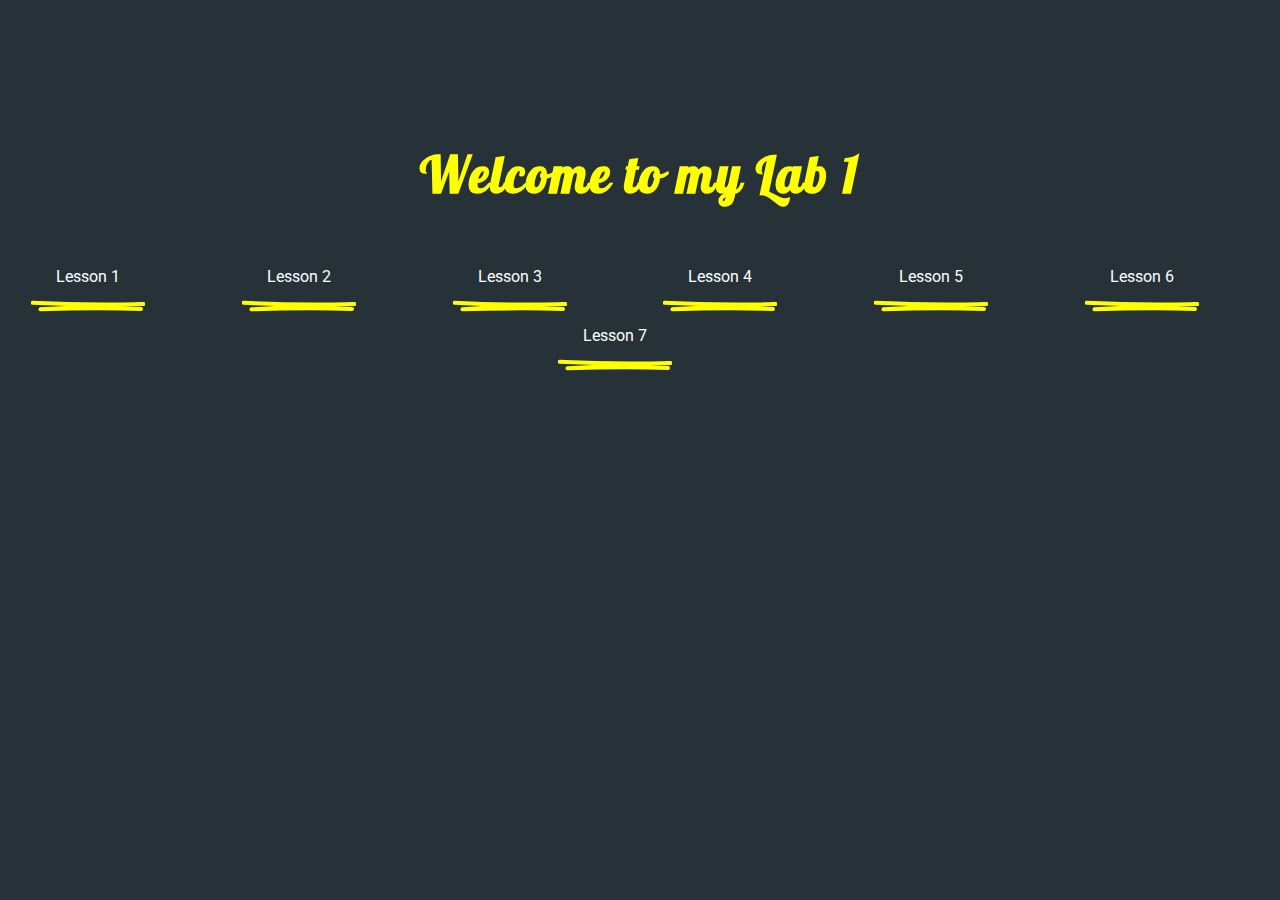
<file: index.html>
<!DOCTYPE html>
<html lang="en">

<head>
    <meta charset="UTF-8">
    <meta http-equiv="X-UA-Compatible" content="IE=edge">
    <meta name="viewport" content="width=device-width, initial-scale=1.0">

    <link rel="stylesheet" href="./app/styles/main.css">
    <title>Trang chủ</title>
</head>

<body>
    <h2>Welcome to my Lab 1</h2>
    <svg id="stroke" xmlns="http://www.w3.org/2000/svg" width="0" height="0">
        <defs>
          <path id="line" d="M2 2c49.7 2.6 100 3.1 150 1.7-46.5 2-93 4.4-139.2 7.3 45.2-1.5 90.6-1.8 135.8-.6" fill="none" stroke-linecap="round" stroke-linejoin="round" vector-effect="non-scaling-stroke"/>
        </defs>
      </svg>

    <div class="container">
        <a class="btn" href="./site/bai1.html">Lesson 1
          <svg class="button-stroke" viewBox="0 0 154 13">
            <use href="#line"></use>
          </svg>
          <svg class="button-stroke" viewBox="0 0 154 13">
            <use href="#line"></use>
          </svg>
        </a>
        <a class="btn" href="./site/bai2.html">Lesson 2
          <svg class="button-stroke" viewBox="0 0 154 13">
            <use href="#line"></use>
          </svg>
          <svg class="button-stroke" viewBox="0 0 154 13">
            <use href="#line"></use>
          </svg>
        </a>
        <a class="btn" href="./site/bai3.html">Lesson 3
          <svg class="button-stroke" viewBox="0 0 154 13">
            <use href="#line"></use>
          </svg>
          <svg class="button-stroke" viewBox="0 0 154 13">
            <use href="#line"></use>
          </svg>
        </a>
        <a class="btn" href="./site/bai4.html">Lesson 4
          <svg class="button-stroke" viewBox="0 0 154 13">
            <use href="#line"></use>
          </svg>
          <svg class="button-stroke" viewBox="0 0 154 13">
            <use href="#line"></use>
          </svg>
        </a>
        <a class="btn" href="./site/bai5.html">Lesson 5
          <svg class="button-stroke" viewBox="0 0 154 13">
            <use href="#line"></use>
          </svg>
          <svg class="button-stroke" viewBox="0 0 154 13">
            <use href="#line"></use>
          </svg>
        </a>
        <a class="btn" href="./site/bai6.html">Lesson 6
          <svg class="button-stroke" viewBox="0 0 154 13">
            <use href="#line"></use>
          </svg>
          <svg class="button-stroke" viewBox="0 0 154 13">
            <use href="#line"></use>
          </svg>
        </a>
        <a class="btn" href="./site/bai7.html">Lesson 7
          <svg class="button-stroke" viewBox="0 0 154 13">
            <use href="#line"></use>
          </svg>
          <svg class="button-stroke" viewBox="0 0 154 13">
            <use href="#line"></use>
          </svg>
        </a>
    </div>



</body>

</html>
</file>
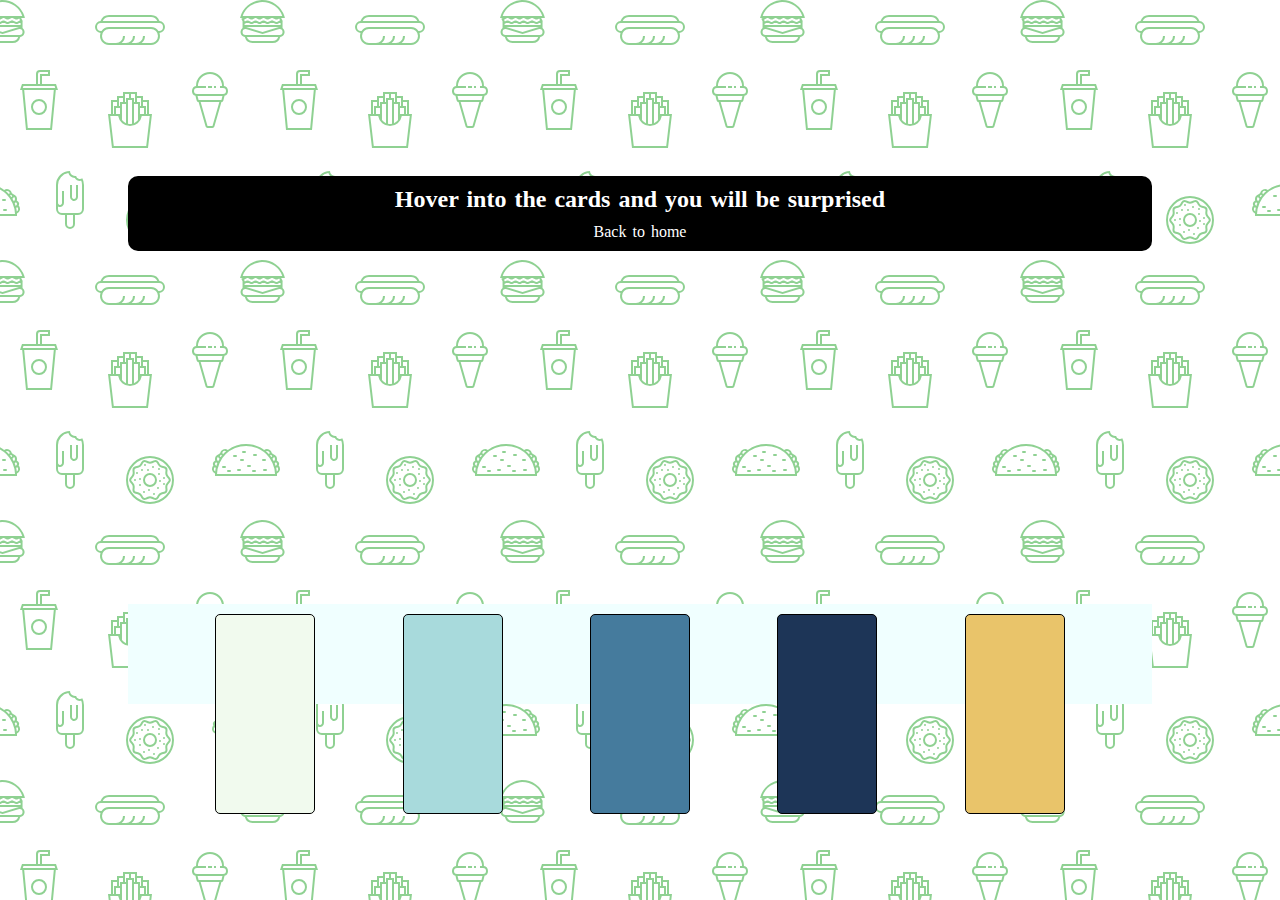
<file: site/bai1.html>
<!DOCTYPE html>
<html lang="en">

<head>
    <meta charset="UTF-8">
    <meta http-equiv="X-UA-Compatible" content="IE=edge">
    <meta name="viewport" content="width=device-width, initial-scale=1.0">
    <title>Bài 1</title>
    <link rel="stylesheet" href="../app/styles/bai1.css">
</head>

<body>
    <div class="container">
        <div class="tool">
            <h2>Hover into the cards and you will be surprised</h2>
            <a href="../index.html">Back to home</a>
        </div>

        <div class="cards">
            <div class="card" data='#f1faee'></div>
            <div class="card" data='#a8dadc'></div>
            <div class="card" data='#457b9d'></div>
            <div class="card" data='#1d3557'></div>
            <div class="card" data='#e9c46a'></div>
        </div>

    </div>
    <script src="../app/script/bai1.js"></script>
</body>

</html>
</file>
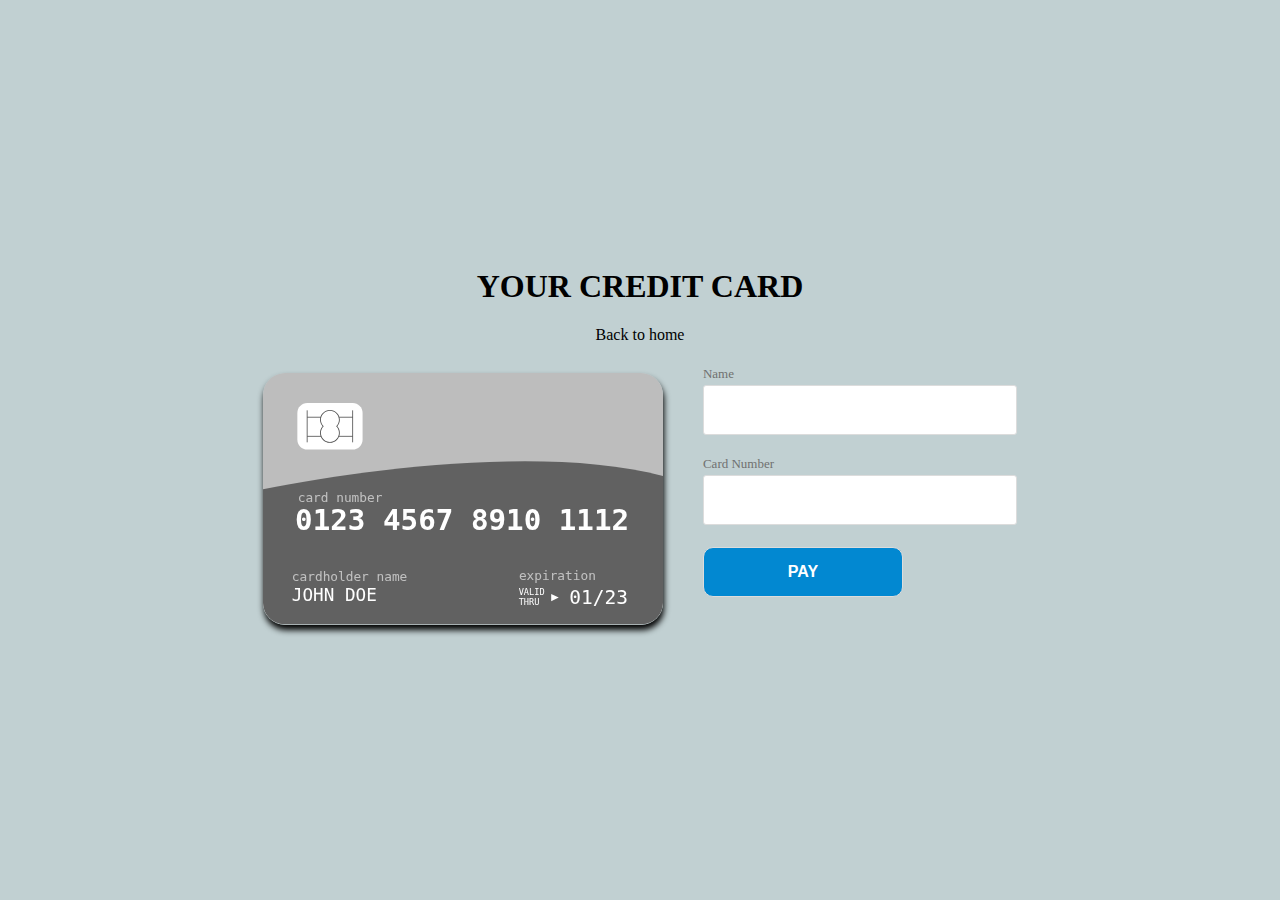
<file: site/bai2.html>
<!DOCTYPE html>
<html lang="en">

<head>
    <meta charset="UTF-8">
    <meta http-equiv="X-UA-Compatible" content="IE=edge">
    <meta name="viewport" content="width=device-width, initial-scale=1.0">
    <title>Bài 2</title>
    <link rel="stylesheet" href="../app/styles/bai2.css">
</head>

<body>

    <div class="payment-title">
        <h1>YOUR CREDIT CARD</h1>
        <a href="../index.html">Back to home</a>
    </div>
    <div class="container preload">
        <div class="creditcard">
            <div class="front">
                <div id="ccsingle"></div>
                <svg version="1.1" id="cardfront" xmlns="http://www.w3.org/2000/svg" xmlns:xlink="http://www.w3.org/1999/xlink" x="0px" y="0px" viewBox="0 0 750 471" style="enable-background:new 0 0 750 471;" xml:space="preserve">
                    <g id="Front">
                        <g id="CardBackground">
                            <g id="Page-1_1_">
                                <g id="amex_1_">
                                    <path id="Rectangle-1_1_" class="lightcolor grey" d="M40,0h670c22.1,0,40,17.9,40,40v391c0,22.1-17.9,40-40,40H40c-22.1,0-40-17.9-40-40V40
                            C0,17.9,17.9,0,40,0z" />
                                </g>
                            </g>
                            <path class="darkcolor greydark" d="M750,431V193.2c-217.6-57.5-556.4-13.5-750,24.9V431c0,22.1,17.9,40,40,40h670C732.1,471,750,453.1,750,431z" />
                        </g>
                        <text transform="matrix(1 0 0 1 60.106 295.0121)" id="svgnumber" class="st2 st3 st4" maxlength='19'>0123 4567 8910 1112</text>
                        <text transform="matrix(1 0 0 1 54.1064 428.1723)" id="svgname" class="st2 st5 st6">JOHN DOE</text>
                        <text transform="matrix(1 0 0 1 54.1074 389.8793)" class="st7 st5 st8">cardholder name</text>
                        <text transform="matrix(1 0 0 1 479.7754 388.8793)" class="st7 st5 st8">expiration</text>
                        <text transform="matrix(1 0 0 1 65.1054 241.5)" class="st7 st5 st8">card number</text>
                        <g>
                            <text transform="matrix(1 0 0 1 574.4219 433.8095)" id="svgexpire" class="st2 st5 st9">01/23</text>
                            <text transform="matrix(1 0 0 1 479.3848 417.0097)" class="st2 st10 st11">VALID</text>
                            <text transform="matrix(1 0 0 1 479.3848 435.6762)" class="st2 st10 st11">THRU</text>
                            <polygon class="st2" points="554.5,421 540.4,414.2 540.4,427.9    " />
                        </g>
                        <g id="cchip">
                            <g>
                                <path class="st2" d="M168.1,143.6H82.9c-10.2,0-18.5-8.3-18.5-18.5V74.9c0-10.2,8.3-18.5,18.5-18.5h85.3
                        c10.2,0,18.5,8.3,18.5,18.5v50.2C186.6,135.3,178.3,143.6,168.1,143.6z" />
                            </g>
                            <g>
                                <g>
                                    <rect x="82" y="70" class="st12" width="1.5" height="60" />
                                </g>
                                <g>
                                    <rect x="167.4" y="70" class="st12" width="1.5" height="60" />
                                </g>
                                <g>
                                    <path class="st12" d="M125.5,130.8c-10.2,0-18.5-8.3-18.5-18.5c0-4.6,1.7-8.9,4.7-12.3c-3-3.4-4.7-7.7-4.7-12.3
                            c0-10.2,8.3-18.5,18.5-18.5s18.5,8.3,18.5,18.5c0,4.6-1.7,8.9-4.7,12.3c3,3.4,4.7,7.7,4.7,12.3
                            C143.9,122.5,135.7,130.8,125.5,130.8z M125.5,70.8c-9.3,0-16.9,7.6-16.9,16.9c0,4.4,1.7,8.6,4.8,11.8l0.5,0.5l-0.5,0.5
                            c-3.1,3.2-4.8,7.4-4.8,11.8c0,9.3,7.6,16.9,16.9,16.9s16.9-7.6,16.9-16.9c0-4.4-1.7-8.6-4.8-11.8l-0.5-0.5l0.5-0.5
                            c3.1-3.2,4.8-7.4,4.8-11.8C142.4,78.4,134.8,70.8,125.5,70.8z" />
                                </g>
                                <g>
                                    <rect x="82.8" y="82.1" class="st12" width="25.8" height="1.5" />
                                </g>
                                <g>
                                    <rect x="82.8" y="117.9" class="st12" width="26.1" height="1.5" />
                                </g>
                                <g>
                                    <rect x="142.4" y="82.1" class="st12" width="25.8" height="1.5" />
                                </g>
                                <g>
                                    <rect x="142" y="117.9" class="st12" width="26.2" height="1.5" />
                                </g>
                            </g>
                        </g>
                    </g>
                    <g id="Back">
                    </g>
                </svg>
            </div>

        </div>
    </div>
    <div class="form-container">
        <div class="field-container">
            <label for="name">Name</label>
            <input id="name" maxlength="20" type="text" autocomplete="off">
        </div>
        <div class="field-container">
            <label for="cardnumber">Card Number</label>
            <input autocomplete="off" id="cardnumber" type="text" inputmode="numeric">


        </div>
        <div class="field-container">

            <input autocomplete="off" value='Pay' id="pay-btn" type="button" pattern="[0-9]*" inputmode="numeric">

        </div>




    </div>

    <script src="../app/script/bai2.js"></script>
</body>

</html>
</file>
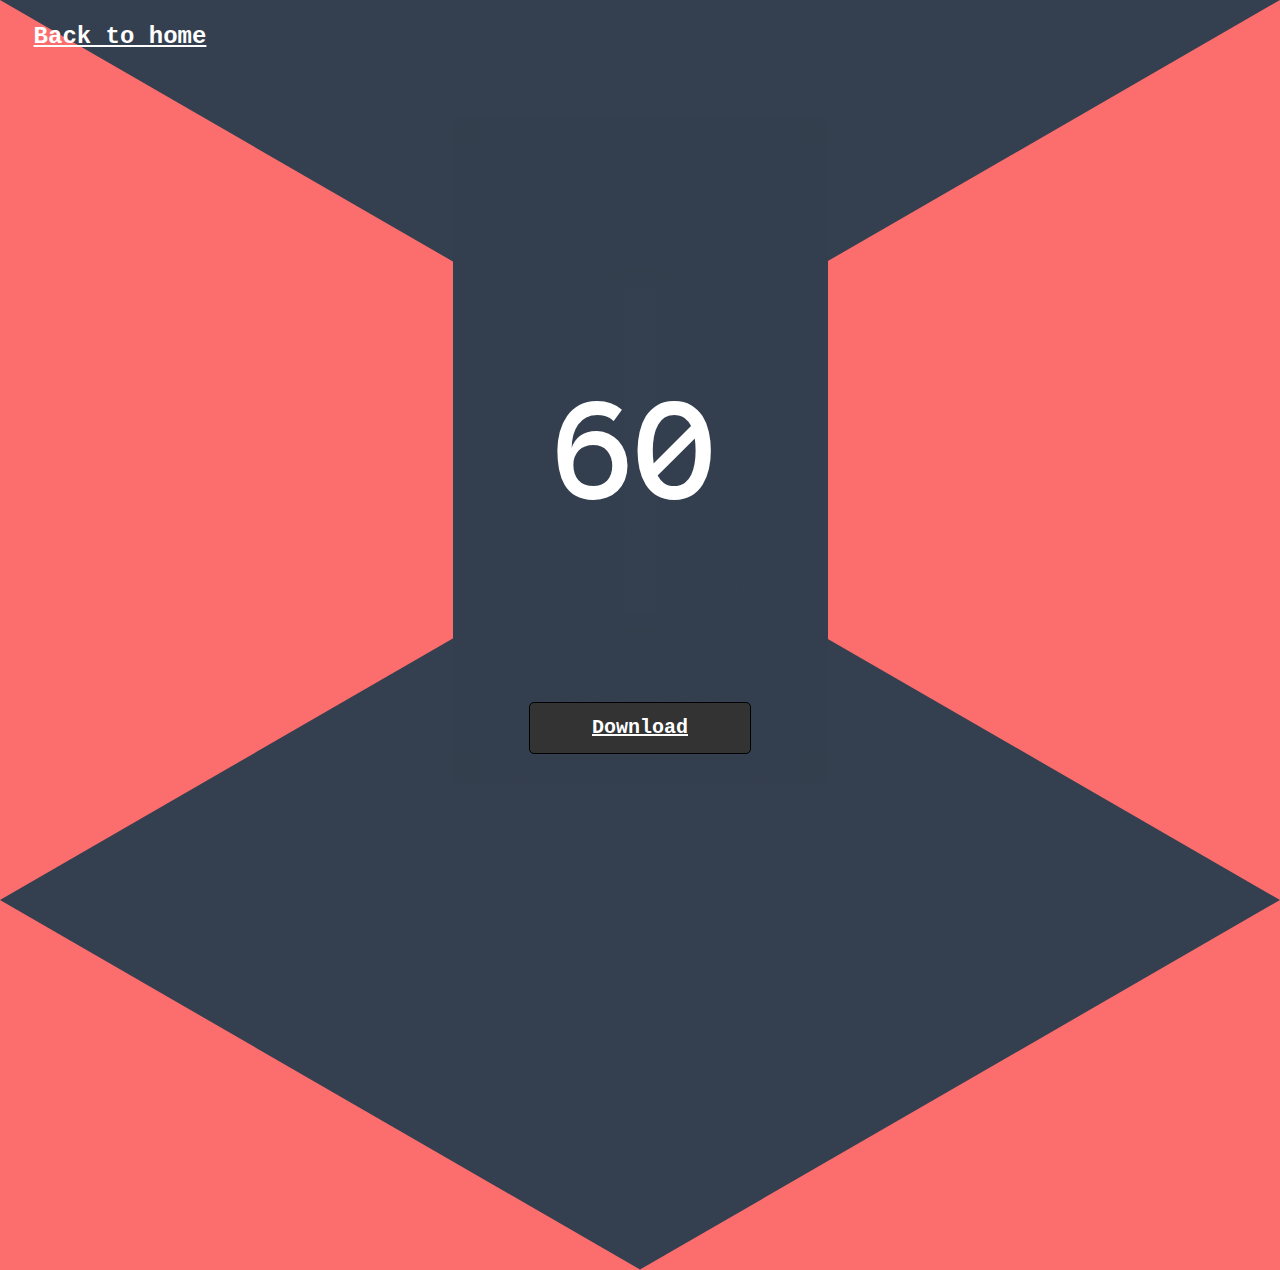
<file: site/bai7.html>
<!DOCTYPE html>
<html lang="en">

<head>
    <meta charset="UTF-8">
    <meta http-equiv="X-UA-Compatible" content="IE=edge">
    <meta name="viewport" content="width=device-width, initial-scale=1.0">
    <title>Bai 7</title>
    <link rel="stylesheet" href="../app/styles/bai7.css">
    <script src="https://cdnjs.cloudflare.com/ajax/libs/jquery/3.6.0/jquery.min.js" integrity="sha512-894YE6QWD5I59HgZOGReFYm4dnWc1Qt5NtvYSaNcOP+u1T9qYdvdihz0PPSiiqn/+/3e7Jo4EaG7TubfWGUrMQ==" crossorigin="anonymous" referrerpolicy="no-referrer"></script>

</head>

<body>
    <div class="shadow"></div>
    <div class="card">
        <div class="card__overlay"></div>

        <div class="card__counter">

            <div id="num" class="card__counter__num">
                60
            </div>

        </div>

        <a href="https://github.com/JustaveD" class="btn btn-download">Download</a>
    </div>
    <a href="../index.html" class="btn btn-backtohome">Back to home</a>

    <script src="../app/script/bai7.js"></script>
</body>

</html>
</file>
<file: app/styles/main.css>
@import url('https://fonts.googleapis.com/css2?family=Pushster&display=swap');
@import url('https://fonts.googleapis.com/css2?family=Roboto&display=swap');
* {
    box-sizing: border-box;
}

body {
    background-color: #263238;
    display: flex;
    justify-content: center;
    align-items: center;
    height: 50vh;
    flex-direction: column;
}

h2 {
    color: yellow;
    font-size: 50px;
    font-family: 'Pushster', cursive;
    letter-spacing: 2px;
}

.btn {
    display: inline-block;
    color: white;
    min-width: 154px;
    text-decoration: none;
    margin-right: 50px;
    padding: 20px;
    position: relative;
    text-align: center;
}

.btn:hover .button-stroke:nth-child(2) {
    stroke-dashoffset: 0;
}

.button-stroke {
    display: block;
    width: calc(100% - 40px);
    height: 20px;
    stroke: yellow;
    position: absolute;
    left: 20px;
    bottom: -10px;
    stroke-width: 4;
}

.button-stroke:nth-child(2) {
    stroke-dasharray: 650px;
    stroke-dashoffset: 650px;
    stroke: #11171a;
    stroke-width: 5;
    transition: stroke-dashoffset 800ms ease-out;
}

.container {
    display: flex;
    justify-content: space-around;
    flex-wrap: wrap;
}

a {
    font-size: 16px;
    font-family: 'Roboto', 'Times New Roman', Times, serif;
}
</file>
<file: app/styles/bai1.css>
* {
    margin: 0;
    padding: 0;
    box-sizing: border-box;
}

.container {
    width: 100%;
    height: 100vh;
    display: flex;
    flex-direction: column;
    justify-content: space-around;
    align-items: center;
    padding-bottom: 20px;
    transition: all .3s ease;
    background-color: #fff;
    background-image: url("data:image/svg+xml,%3Csvg xmlns='http://www.w3.org/2000/svg' width='260' height='260' viewBox='0 0 260 260'%3E%3Cg fill-rule='evenodd'%3E%3Cg fill='%23009507' fill-opacity='0.44'%3E%3Cpath d='M24.37 16c.2.65.39 1.32.54 2H21.17l1.17 2.34.45.9-.24.11V28a5 5 0 0 1-2.23 8.94l-.02.06a8 8 0 0 1-7.75 6h-20a8 8 0 0 1-7.74-6l-.02-.06A5 5 0 0 1-17.45 28v-6.76l-.79-1.58-.44-.9.9-.44.63-.32H-20a23.01 23.01 0 0 1 44.37-2zm-36.82 2a1 1 0 0 0-.44.1l-3.1 1.56.89 1.79 1.31-.66a3 3 0 0 1 2.69 0l2.2 1.1a1 1 0 0 0 .9 0l2.21-1.1a3 3 0 0 1 2.69 0l2.2 1.1a1 1 0 0 0 .9 0l2.21-1.1a3 3 0 0 1 2.69 0l2.2 1.1a1 1 0 0 0 .86.02l2.88-1.27a3 3 0 0 1 2.43 0l2.88 1.27a1 1 0 0 0 .85-.02l3.1-1.55-.89-1.79-1.42.71a3 3 0 0 1-2.56.06l-2.77-1.23a1 1 0 0 0-.4-.09h-.01a1 1 0 0 0-.4.09l-2.78 1.23a3 3 0 0 1-2.56-.06l-2.3-1.15a1 1 0 0 0-.45-.11h-.01a1 1 0 0 0-.44.1L.9 19.22a3 3 0 0 1-2.69 0l-2.2-1.1a1 1 0 0 0-.45-.11h-.01a1 1 0 0 0-.44.1l-2.21 1.11a3 3 0 0 1-2.69 0l-2.2-1.1a1 1 0 0 0-.45-.11h-.01zm0-2h-4.9a21.01 21.01 0 0 1 39.61 0h-2.09l-.06-.13-.26.13h-32.31zm30.35 7.68l1.36-.68h1.3v2h-36v-1.15l.34-.17 1.36-.68h2.59l1.36.68a3 3 0 0 0 2.69 0l1.36-.68h2.59l1.36.68a3 3 0 0 0 2.69 0L2.26 23h2.59l1.36.68a3 3 0 0 0 2.56.06l1.67-.74h3.23l1.67.74a3 3 0 0 0 2.56-.06zM-13.82 27l16.37 4.91L18.93 27h-32.75zm-.63 2h.34l16.66 5 16.67-5h.33a3 3 0 1 1 0 6h-34a3 3 0 1 1 0-6zm1.35 8a6 6 0 0 0 5.65 4h20a6 6 0 0 0 5.66-4H-13.1z'/%3E%3Cpath id='path6_fill-copy' d='M284.37 16c.2.65.39 1.32.54 2H281.17l1.17 2.34.45.9-.24.11V28a5 5 0 0 1-2.23 8.94l-.02.06a8 8 0 0 1-7.75 6h-20a8 8 0 0 1-7.74-6l-.02-.06a5 5 0 0 1-2.24-8.94v-6.76l-.79-1.58-.44-.9.9-.44.63-.32H240a23.01 23.01 0 0 1 44.37-2zm-36.82 2a1 1 0 0 0-.44.1l-3.1 1.56.89 1.79 1.31-.66a3 3 0 0 1 2.69 0l2.2 1.1a1 1 0 0 0 .9 0l2.21-1.1a3 3 0 0 1 2.69 0l2.2 1.1a1 1 0 0 0 .9 0l2.21-1.1a3 3 0 0 1 2.69 0l2.2 1.1a1 1 0 0 0 .86.02l2.88-1.27a3 3 0 0 1 2.43 0l2.88 1.27a1 1 0 0 0 .85-.02l3.1-1.55-.89-1.79-1.42.71a3 3 0 0 1-2.56.06l-2.77-1.23a1 1 0 0 0-.4-.09h-.01a1 1 0 0 0-.4.09l-2.78 1.23a3 3 0 0 1-2.56-.06l-2.3-1.15a1 1 0 0 0-.45-.11h-.01a1 1 0 0 0-.44.1l-2.21 1.11a3 3 0 0 1-2.69 0l-2.2-1.1a1 1 0 0 0-.45-.11h-.01a1 1 0 0 0-.44.1l-2.21 1.11a3 3 0 0 1-2.69 0l-2.2-1.1a1 1 0 0 0-.45-.11h-.01zm0-2h-4.9a21.01 21.01 0 0 1 39.61 0h-2.09l-.06-.13-.26.13h-32.31zm30.35 7.68l1.36-.68h1.3v2h-36v-1.15l.34-.17 1.36-.68h2.59l1.36.68a3 3 0 0 0 2.69 0l1.36-.68h2.59l1.36.68a3 3 0 0 0 2.69 0l1.36-.68h2.59l1.36.68a3 3 0 0 0 2.56.06l1.67-.74h3.23l1.67.74a3 3 0 0 0 2.56-.06zM246.18 27l16.37 4.91L278.93 27h-32.75zm-.63 2h.34l16.66 5 16.67-5h.33a3 3 0 1 1 0 6h-34a3 3 0 1 1 0-6zm1.35 8a6 6 0 0 0 5.65 4h20a6 6 0 0 0 5.66-4H246.9z'/%3E%3Cpath d='M159.5 21.02A9 9 0 0 0 151 15h-42a9 9 0 0 0-8.5 6.02 6 6 0 0 0 .02 11.96A8.99 8.99 0 0 0 109 45h42a9 9 0 0 0 8.48-12.02 6 6 0 0 0 .02-11.96zM151 17h-42a7 7 0 0 0-6.33 4h54.66a7 7 0 0 0-6.33-4zm-9.34 26a8.98 8.98 0 0 0 3.34-7h-2a7 7 0 0 1-7 7h-4.34a8.98 8.98 0 0 0 3.34-7h-2a7 7 0 0 1-7 7h-4.34a8.98 8.98 0 0 0 3.34-7h-2a7 7 0 0 1-7 7h-7a7 7 0 1 1 0-14h42a7 7 0 1 1 0 14h-9.34zM109 27a9 9 0 0 0-7.48 4H101a4 4 0 1 1 0-8h58a4 4 0 0 1 0 8h-.52a9 9 0 0 0-7.48-4h-42z'/%3E%3Cpath d='M39 115a8 8 0 1 0 0-16 8 8 0 0 0 0 16zm6-8a6 6 0 1 1-12 0 6 6 0 0 1 12 0zm-3-29v-2h8v-6H40a4 4 0 0 0-4 4v10H22l-1.33 4-.67 2h2.19L26 130h26l3.81-40H58l-.67-2L56 84H42v-6zm-4-4v10h2V74h8v-2h-8a2 2 0 0 0-2 2zm2 12h14.56l.67 2H22.77l.67-2H40zm13.8 4H24.2l3.62 38h22.36l3.62-38z'/%3E%3Cpath d='M129 92h-6v4h-6v4h-6v14h-3l.24 2 3.76 32h36l3.76-32 .24-2h-3v-14h-6v-4h-6v-4h-8zm18 22v-12h-4v4h3v8h1zm-3 0v-6h-4v6h4zm-6 6v-16h-4v19.17c1.6-.7 2.97-1.8 4-3.17zm-6 3.8V100h-4v23.8a10.04 10.04 0 0 0 4 0zm-6-.63V104h-4v16a10.04 10.04 0 0 0 4 3.17zm-6-9.17v-6h-4v6h4zm-6 0v-8h3v-4h-4v12h1zm27-12v-4h-4v4h3v4h1v-4zm-6 0v-8h-4v4h3v4h1zm-6-4v-4h-4v8h1v-4h3zm-6 4v-4h-4v8h1v-4h3zm7 24a12 12 0 0 0 11.83-10h7.92l-3.53 30h-32.44l-3.53-30h7.92A12 12 0 0 0 130 126z'/%3E%3Cpath d='M212 86v2h-4v-2h4zm4 0h-2v2h2v-2zm-20 0v.1a5 5 0 0 0-.56 9.65l.06.25 1.12 4.48a2 2 0 0 0 1.94 1.52h.01l7.02 24.55a2 2 0 0 0 1.92 1.45h4.98a2 2 0 0 0 1.92-1.45l7.02-24.55a2 2 0 0 0 1.95-1.52L224.5 96l.06-.25a5 5 0 0 0-.56-9.65V86a14 14 0 0 0-28 0zm4 0h6v2h-9a3 3 0 1 0 0 6H223a3 3 0 1 0 0-6H220v-2h2a12 12 0 1 0-24 0h2zm-1.44 14l-1-4h24.88l-1 4h-22.88zm8.95 26l-6.86-24h18.7l-6.86 24h-4.98zM150 242a22 22 0 1 0 0-44 22 22 0 0 0 0 44zm24-22a24 24 0 1 1-48 0 24 24 0 0 1 48 0zm-28.38 17.73l2.04-.87a6 6 0 0 1 4.68 0l2.04.87a2 2 0 0 0 2.5-.82l1.14-1.9a6 6 0 0 1 3.79-2.75l2.15-.5a2 2 0 0 0 1.54-2.12l-.19-2.2a6 6 0 0 1 1.45-4.46l1.45-1.67a2 2 0 0 0 0-2.62l-1.45-1.67a6 6 0 0 1-1.45-4.46l.2-2.2a2 2 0 0 0-1.55-2.13l-2.15-.5a6 6 0 0 1-3.8-2.75l-1.13-1.9a2 2 0 0 0-2.5-.8l-2.04.86a6 6 0 0 1-4.68 0l-2.04-.87a2 2 0 0 0-2.5.82l-1.14 1.9a6 6 0 0 1-3.79 2.75l-2.15.5a2 2 0 0 0-1.54 2.12l.19 2.2a6 6 0 0 1-1.45 4.46l-1.45 1.67a2 2 0 0 0 0 2.62l1.45 1.67a6 6 0 0 1 1.45 4.46l-.2 2.2a2 2 0 0 0 1.55 2.13l2.15.5a6 6 0 0 1 3.8 2.75l1.13 1.9a2 2 0 0 0 2.5.8zm2.82.97a4 4 0 0 1 3.12 0l2.04.87a4 4 0 0 0 4.99-1.62l1.14-1.9a4 4 0 0 1 2.53-1.84l2.15-.5a4 4 0 0 0 3.09-4.24l-.2-2.2a4 4 0 0 1 .97-2.98l1.45-1.67a4 4 0 0 0 0-5.24l-1.45-1.67a4 4 0 0 1-.97-2.97l.2-2.2a4 4 0 0 0-3.09-4.25l-2.15-.5a4 4 0 0 1-2.53-1.84l-1.14-1.9a4 4 0 0 0-5-1.62l-2.03.87a4 4 0 0 1-3.12 0l-2.04-.87a4 4 0 0 0-4.99 1.62l-1.14 1.9a4 4 0 0 1-2.53 1.84l-2.15.5a4 4 0 0 0-3.09 4.24l.2 2.2a4 4 0 0 1-.97 2.98l-1.45 1.67a4 4 0 0 0 0 5.24l1.45 1.67a4 4 0 0 1 .97 2.97l-.2 2.2a4 4 0 0 0 3.09 4.25l2.15.5a4 4 0 0 1 2.53 1.84l1.14 1.9a4 4 0 0 0 5 1.62l2.03-.87zM152 207a1 1 0 1 1 2 0 1 1 0 0 1-2 0zm6 2a1 1 0 1 1 2 0 1 1 0 0 1-2 0zm-11 1a1 1 0 1 1 2 0 1 1 0 0 1-2 0zm-6 0a1 1 0 1 1 2 0 1 1 0 0 1-2 0zm3-5a1 1 0 1 1 2 0 1 1 0 0 1-2 0zm-8 8a1 1 0 1 1 2 0 1 1 0 0 1-2 0zm3 6a1 1 0 1 1 2 0 1 1 0 0 1-2 0zm0 6a1 1 0 1 1 2 0 1 1 0 0 1-2 0zm4 7a1 1 0 1 1 2 0 1 1 0 0 1-2 0zm5-2a1 1 0 1 1 2 0 1 1 0 0 1-2 0zm5 4a1 1 0 1 1 2 0 1 1 0 0 1-2 0zm4-6a1 1 0 1 1 2 0 1 1 0 0 1-2 0zm6-4a1 1 0 1 1 2 0 1 1 0 0 1-2 0zm-4-3a1 1 0 1 1 2 0 1 1 0 0 1-2 0zm4-3a1 1 0 1 1 2 0 1 1 0 0 1-2 0zm-5-4a1 1 0 1 1 2 0 1 1 0 0 1-2 0zm-24 6a1 1 0 1 1 2 0 1 1 0 0 1-2 0zm16 5a5 5 0 1 0 0-10 5 5 0 0 0 0 10zm7-5a7 7 0 1 1-14 0 7 7 0 0 1 14 0zm86-29a1 1 0 0 0 0 2h2a1 1 0 0 0 0-2h-2zm19 9a1 1 0 0 1 1-1h2a1 1 0 0 1 0 2h-2a1 1 0 0 1-1-1zm-14 5a1 1 0 0 0 0 2h2a1 1 0 0 0 0-2h-2zm-25 1a1 1 0 0 0 0 2h2a1 1 0 0 0 0-2h-2zm5 4a1 1 0 0 0 0 2h2a1 1 0 0 0 0-2h-2zm9 0a1 1 0 0 1 1-1h2a1 1 0 0 1 0 2h-2a1 1 0 0 1-1-1zm15 1a1 1 0 0 1 1-1h2a1 1 0 0 1 0 2h-2a1 1 0 0 1-1-1zm12-2a1 1 0 0 0 0 2h2a1 1 0 0 0 0-2h-2zm-11-14a1 1 0 0 1 1-1h2a1 1 0 0 1 0 2h-2a1 1 0 0 1-1-1zm-19 0a1 1 0 0 0 0 2h2a1 1 0 0 0 0-2h-2zm6 5a1 1 0 0 1 1-1h2a1 1 0 0 1 0 2h-2a1 1 0 0 1-1-1zm-25 15c0-.47.01-.94.03-1.4a5 5 0 0 1-1.7-8 3.99 3.99 0 0 1 1.88-5.18 5 5 0 0 1 3.4-6.22 3 3 0 0 1 1.46-1.05 5 5 0 0 1 7.76-3.27A30.86 30.86 0 0 1 246 184c6.79 0 13.06 2.18 18.17 5.88a5 5 0 0 1 7.76 3.27 3 3 0 0 1 1.47 1.05 5 5 0 0 1 3.4 6.22 4 4 0 0 1 1.87 5.18 4.98 4.98 0 0 1-1.7 8c.02.46.03.93.03 1.4v1h-62v-1zm.83-7.17a30.9 30.9 0 0 0-.62 3.57 3 3 0 0 1-.61-4.2c.37.28.78.49 1.23.63zm1.49-4.61c-.36.87-.68 1.76-.96 2.68a2 2 0 0 1-.21-3.71c.33.4.73.75 1.17 1.03zm2.32-4.54c-.54.86-1.03 1.76-1.49 2.68a3 3 0 0 1-.07-4.67 3 3 0 0 0 1.56 1.99zm1.14-1.7c.35-.5.72-.98 1.1-1.46a1 1 0 1 0-1.1 1.45zm5.34-5.77c-1.03.86-2 1.79-2.9 2.77a3 3 0 0 0-1.11-.77 3 3 0 0 1 4-2zm42.66 2.77c-.9-.98-1.87-1.9-2.9-2.77a3 3 0 0 1 4.01 2 3 3 0 0 0-1.1.77zm1.34 1.54c.38.48.75.96 1.1 1.45a1 1 0 1 0-1.1-1.45zm3.73 5.84c-.46-.92-.95-1.82-1.5-2.68a3 3 0 0 0 1.57-1.99 3 3 0 0 1-.07 4.67zm1.8 4.53c-.29-.9-.6-1.8-.97-2.67.44-.28.84-.63 1.17-1.03a2 2 0 0 1-.2 3.7zm1.14 5.51c-.14-1.21-.35-2.4-.62-3.57.45-.14.86-.35 1.23-.63a2.99 2.99 0 0 1-.6 4.2zM275 214a29 29 0 0 0-57.97 0h57.96zM72.33 198.12c-.21-.32-.34-.7-.34-1.12v-12h-2v12a4.01 4.01 0 0 0 7.09 2.54c.57-.69.91-1.57.91-2.54v-12h-2v12a1.99 1.99 0 0 1-2 2 2 2 0 0 1-1.66-.88zM75 176c.38 0 .74-.04 1.1-.12a4 4 0 0 0 6.19 2.4A13.94 13.94 0 0 1 84 185v24a6 6 0 0 1-6 6h-3v9a5 5 0 1 1-10 0v-9h-3a6 6 0 0 1-6-6v-24a14 14 0 0 1 14-14 5 5 0 0 0 5 5zm-17 15v12a1.99 1.99 0 0 0 1.22 1.84 2 2 0 0 0 2.44-.72c.21-.32.34-.7.34-1.12v-12h2v12a3.98 3.98 0 0 1-5.35 3.77 3.98 3.98 0 0 1-.65-.3V209a4 4 0 0 0 4 4h16a4 4 0 0 0 4-4v-24c.01-1.53-.23-2.88-.72-4.17-.43.1-.87.16-1.28.17a6 6 0 0 1-5.2-3 7 7 0 0 1-6.47-4.88A12 12 0 0 0 58 185v6zm9 24v9a3 3 0 1 0 6 0v-9h-6z'/%3E%3Cpath d='M-17 191a1 1 0 0 0 0 2h2a1 1 0 0 0 0-2h-2zm19 9a1 1 0 0 1 1-1h2a1 1 0 0 1 0 2H3a1 1 0 0 1-1-1zm-14 5a1 1 0 0 0 0 2h2a1 1 0 0 0 0-2h-2zm-25 1a1 1 0 0 0 0 2h2a1 1 0 0 0 0-2h-2zm5 4a1 1 0 0 0 0 2h2a1 1 0 0 0 0-2h-2zm9 0a1 1 0 0 1 1-1h2a1 1 0 0 1 0 2h-2a1 1 0 0 1-1-1zm15 1a1 1 0 0 1 1-1h2a1 1 0 0 1 0 2h-2a1 1 0 0 1-1-1zm12-2a1 1 0 0 0 0 2h2a1 1 0 0 0 0-2H4zm-11-14a1 1 0 0 1 1-1h2a1 1 0 0 1 0 2h-2a1 1 0 0 1-1-1zm-19 0a1 1 0 0 0 0 2h2a1 1 0 0 0 0-2h-2zm6 5a1 1 0 0 1 1-1h2a1 1 0 0 1 0 2h-2a1 1 0 0 1-1-1zm-25 15c0-.47.01-.94.03-1.4a5 5 0 0 1-1.7-8 3.99 3.99 0 0 1 1.88-5.18 5 5 0 0 1 3.4-6.22 3 3 0 0 1 1.46-1.05 5 5 0 0 1 7.76-3.27A30.86 30.86 0 0 1-14 184c6.79 0 13.06 2.18 18.17 5.88a5 5 0 0 1 7.76 3.27 3 3 0 0 1 1.47 1.05 5 5 0 0 1 3.4 6.22 4 4 0 0 1 1.87 5.18 4.98 4.98 0 0 1-1.7 8c.02.46.03.93.03 1.4v1h-62v-1zm.83-7.17a30.9 30.9 0 0 0-.62 3.57 3 3 0 0 1-.61-4.2c.37.28.78.49 1.23.63zm1.49-4.61c-.36.87-.68 1.76-.96 2.68a2 2 0 0 1-.21-3.71c.33.4.73.75 1.17 1.03zm2.32-4.54c-.54.86-1.03 1.76-1.49 2.68a3 3 0 0 1-.07-4.67 3 3 0 0 0 1.56 1.99zm1.14-1.7c.35-.5.72-.98 1.1-1.46a1 1 0 1 0-1.1 1.45zm5.34-5.77c-1.03.86-2 1.79-2.9 2.77a3 3 0 0 0-1.11-.77 3 3 0 0 1 4-2zm42.66 2.77c-.9-.98-1.87-1.9-2.9-2.77a3 3 0 0 1 4.01 2 3 3 0 0 0-1.1.77zm1.34 1.54c.38.48.75.96 1.1 1.45a1 1 0 1 0-1.1-1.45zm3.73 5.84c-.46-.92-.95-1.82-1.5-2.68a3 3 0 0 0 1.57-1.99 3 3 0 0 1-.07 4.67zm1.8 4.53c-.29-.9-.6-1.8-.97-2.67.44-.28.84-.63 1.17-1.03a2 2 0 0 1-.2 3.7zm1.14 5.51c-.14-1.21-.35-2.4-.62-3.57.45-.14.86-.35 1.23-.63a2.99 2.99 0 0 1-.6 4.2zM15 214a29 29 0 0 0-57.97 0h57.96z'/%3E%3C/g%3E%3C/g%3E%3C/svg%3E");
}

.tool {
    text-align: center;
    width: 80%;
    background-color: #000;
    color: #fff;
    padding: 10px;
    word-spacing: 2px;
    border-radius: 10px;
}

.tool a {
    text-decoration: none;
    color: #fff;
    font-size: 16px;
    margin-top: 10px;
    display: inline-block;
    transition: all .3 ease;
}

.tool a:hover {
    color: #e9c46a;
}

.cards {
    width: 80%;
    height: 100px;
    display: flex;
    flex-wrap: wrap;
    justify-content: space-evenly;
    align-items: center;
    background-color: azure;
    padding: 10px 10px;
}

.card {
    width: 100px;
    height: 200px;
    margin: 0 10px 10px;
    border: 1px solid #000;
    cursor: pointer;
    transition: all .3s ease;
    border-radius: 5px;
}

.card:nth-child(1) {
    background-color: #f1faee;
}

.card:nth-child(2) {
    background-color: #a8dadc;
}

.card:nth-child(3) {
    background-color: #457b9d;
}

.card:nth-child(4) {
    background-color: #1d3557;
}

.card:nth-child(5) {
    background-color: #e9c46a;
}

.card:hover {
    box-shadow: 5px 5px 5px #000;
    transform: translate(-5px, -5px);
}
</file>
<file: app/styles/bai2.css>
body {
    margin: 0;
    padding: 0;
    background-color: #c1d0d2;
    display: -webkit-box;
    display: -ms-flexbox;
    display: flex;
    -ms-flex-line-pack: center;
    align-content: center;
    -webkit-box-align: center;
    -ms-flex-align: center;
    align-items: center;
    -webkit-box-pack: center;
    -ms-flex-pack: center;
    justify-content: center;
    min-height: 100vh;
    -ms-flex-wrap: wrap;
    flex-wrap: wrap;
    font-family: 'Raleway';
}

.payment-title a {
    text-decoration: none;
    color: #000;
}

.payment-title a:hover {
    color: blue;
}

.payment-title {
    width: 100%;
    text-align: center;
}

.form-container {
    position: relative;
}

.form-container .field-container:first-of-type {
    grid-area: name;
}

.form-container .field-container:nth-of-type(2) {
    grid-area: number;
}

.form-container .field-container:nth-of-type(3) {
    grid-area: expiration;
}

.form-container .field-container:nth-of-type(4) {
    grid-area: security;
}

.field-container input {
    -webkit-box-sizing: border-box;
    box-sizing: border-box;
}

.field-container {
    position: relative;
}

.form-container {
    display: grid;
    grid-column-gap: 10px;
    grid-template-columns: auto auto;
    grid-template-rows: 90px 90px 90px;
    grid-template-areas: "name name""number number""expiration security";
    max-width: 400px;
    padding: 20px;
    color: #707070;
}

label {
    padding-bottom: 5px;
    font-size: 13px;
}

input {
    margin-top: 3px;
    padding: 15px;
    font-size: 16px;
    width: 100%;
    border-radius: 3px;
    border: 1px solid #dcdcdc;
}

.ccicon {
    height: 38px;
    position: absolute;
    right: 6px;
    top: calc(50% - 17px);
    width: 60px;
}


/* CREDIT CARD IMAGE STYLING */

.preload * {
    -webkit-transition: none !important;
    -moz-transition: none !important;
    -ms-transition: none !important;
    -o-transition: none !important;
}

.container {
    width: 100%;
    max-width: 400px;
    max-height: 251px;
    height: 54vw;
    padding: 20px;
}

#ccsingle {
    position: absolute;
    right: 15px;
    top: 20px;
}

#ccsingle svg {
    width: 100px;
    max-height: 60px;
}

.creditcard svg#cardfront,
.creditcard svg#cardback {
    width: 100%;
    -webkit-box-shadow: 1px 5px 6px 0px black;
    box-shadow: 1px 5px 6px 0px black;
    border-radius: 22px;
}

#generatecard {
    cursor: pointer;
    float: right;
    font-size: 12px;
    color: #fff;
    padding: 2px 4px;
    background-color: #909090;
    border-radius: 4px;
    cursor: pointer;
    float: right;
}


/* CHANGEABLE CARD ELEMENTS */

.creditcard .lightcolor,
.creditcard .darkcolor {
    -webkit-transition: fill .5s;
    transition: fill .5s;
}

.creditcard .lightblue {
    fill: #03A9F4;
}

.creditcard .lightbluedark {
    fill: #0288D1;
}

.creditcard .red {
    fill: #ef5350;
}

.creditcard .reddark {
    fill: #d32f2f;
}

.creditcard .purple {
    fill: #ab47bc;
}

.creditcard .purpledark {
    fill: #7b1fa2;
}

.creditcard .cyan {
    fill: #26c6da;
}

.creditcard .cyandark {
    fill: #0097a7;
}

.creditcard .green {
    fill: #66bb6a;
}

.creditcard .greendark {
    fill: #388e3c;
}

.creditcard .lime {
    fill: #d4e157;
}

.creditcard .limedark {
    fill: #afb42b;
}

.creditcard .yellow {
    fill: #ffeb3b;
}

.creditcard .yellowdark {
    fill: #f9a825;
}

.creditcard .orange {
    fill: #ff9800;
}

.creditcard .orangedark {
    fill: #ef6c00;
}

.creditcard .grey {
    fill: #bdbdbd;
}

.creditcard .greydark {
    fill: #616161;
}


/* FRONT OF CARD */

#svgname {
    text-transform: uppercase;
}

#cardfront .st2 {
    fill: #FFFFFF;
}

#cardfront .st3 {
    font-family: 'Source Code Pro', monospace;
    font-weight: 600;
}

#cardfront .st4 {
    font-size: 54.7817px;
}

#cardfront .st5 {
    font-family: 'Source Code Pro', monospace;
    font-weight: 400;
}

#cardfront .st6 {
    font-size: 33.1112px;
}

#cardfront .st7 {
    opacity: 0.6;
    fill: #FFFFFF;
}

#cardfront .st8 {
    font-size: 24px;
}

#cardfront .st9 {
    font-size: 36.5498px;
}

#cardfront .st10 {
    font-family: 'Source Code Pro', monospace;
    font-weight: 300;
}

#cardfront .st11 {
    font-size: 16.1716px;
}

#cardfront .st12 {
    fill: #4C4C4C;
}


/* FLIP ANIMATION */

.container {
    perspective: 1000px;
}

.creditcard {
    width: 100%;
    max-width: 400px;
    -webkit-transform-style: preserve-3d;
    transform-style: preserve-3d;
    transition: -webkit-transform 0.6s;
    -webkit-transition: -webkit-transform 0.6s;
    transition: transform 0.6s;
    transition: transform 0.6s, -webkit-transform 0.6s;
    cursor: pointer;
}

.creditcard .front {
    position: absolute;
    width: 100%;
    max-width: 400px;
    -webkit-backface-visibility: hidden;
    backface-visibility: hidden;
    -webkit-font-smoothing: antialiased;
    color: #47525d;
}

#pay-btn {
    display: inline-block;
    width: 200px;
    background-color: #0288D1;
    border-radius: 10px;
    cursor: pointer;
    color: #fff;
    transition: all .3s ease;
    text-transform: uppercase;
    font-weight: bold;
}

#pay-btn:hover {
    color: #0288D1;
    background-color: #fff;
    border: 1px solid #0288D1;
}

#pay-btn.disable {
    pointer-events: none;
    background-color: #333;
}

.message {
    position: absolute;
    bottom: 20px;
    left: 20px;
    font-style: italic;
    color: #3dce44;
    font-size: 18px;
    font-weight: bold;
}
</file>
<file: app/styles/bai7.css>
@import url(https://fonts.googleapis.com/css?family=Anonymous+Pro);
html,
body {
    display: flex;
    width: 100%;
    height: 100%;
    justify-content: center;
    align-items: center;
    background-color: #FC6D6D;
    overflow: hidden;
}

body:after {
    content: "";
    position: absolute;
    top: 0;
    left: 0;
    padding-bottom: 50%;
    width: 57.7%;
    background-color: #343F4F;
    transform-origin: 0 0;
    transform: rotate(-30deg) skewX(30deg);
    z-index: 1;
}

body:before {
    content: "";
    position: absolute;
    top: 100%;
    left: 0;
    padding-bottom: 50%;
    width: 57.7%;
    background-color: #343F4F;
    transform-origin: 0 0;
    transform: rotate(-30deg) skewX(30deg);
    z-index: 1;
}

.card {
    position: relative;
    display: flex;
    justify-content: center;
    align-items: center;
    width: 375px;
    height: 667px;
    background-color: #343F4F;
    overflow: hidden;
}

.card .card__counter {
    display: flex;
    font-family: 'Anonymous Pro';
    font-weight: bold;
    color: white;
}

.card .card__counter .card__counter__num {
    font-size: 150px;
    padding: 0 20px;
    z-index: 15;
}

.card .card__counter span {
    margin-top: 45px;
    font-size: 65px;
    opacity: 1;
    transition: opacity 0.3s;
    z-index: 3;
}

.card .card__button {
    position: absolute;
    bottom: 85px;
    left: calc(50% - 37.5px);
    width: 75px;
    height: 75px;
    border-radius: 50%;
    background-color: #FC6D6D;
    cursor: pointer;
    z-index: 10;
}

.card .card__button.card__button--triggered {
    animation: button 3.9s linear;
}

.card .card__button.card__button--triggered~.card__counter span {
    opacity: 0;
}

.card .card__overlay {
    position: absolute;
    top: 0;
    left: 0;
    width: 100%;
    height: 100%;
    z-index: 10;
    box-shadow: inset 0px 0px 85px 70px #343F4F;
}

@keyframes button {
    4.9% {
        bottom: -250px;
        left: calc(50% - 500px);
        width: 1000px;
        height: 1000px;
        border-radius: 50%;
    }
    5.1% {
        bottom: 0;
        left: calc(50% - 187.5px);
        width: 375px;
        height: 667px;
        border-radius: 0;
    }
    80% {
        bottom: 0;
        left: calc(50% - 187.5px);
        width: 375px;
        height: 0;
        border-radius: 0;
        opacity: 1;
    }
    85.1% {
        bottom: 0;
        left: calc(50% - 187.5px);
        width: 375px;
        height: 0;
        border-radius: 0;
        visibility: hidden;
    }
    85.2% {
        bottom: 85px;
        left: 50%;
        width: 0;
        height: 0;
        border-radius: 50%;
        visibility: hidden;
    }
    95% {
        bottom: 127.5px;
        left: 50%;
        width: 0px;
        height: 0px;
        border-radius: 50%;
        visibility: visible;
    }
    100% {
        bottom: 85px;
        left: calc(50% - 37.5px);
        width: 75px;
        height: 75px;
        border-radius: 50%;
        visibility: visible;
    }
}

.shadow {
    display: flex;
    position: absolute;
    top: 55px;
    width: 375px;
}

.btn {
    position: absolute;
    left: 50%;
    transform: translateX(-50%);
    font-size: 20px;
    display: inline-block;
    width: 200px;
    border-radius: 5px;
    z-index: 10000;
    padding: 15px 10px;
    line-height: 1;
    text-align: center;
    font-family: 'Courier New', Courier, monospace;
    font-weight: bold;
}

.btn-backtohome {
    top: 10px;
    left: 10px;
    color: #fff;
    font-size: 24px;
    cursor: pointer;
    z-index: 20000;
    transform: translate(0, 0);
}

.btn-backtohome:hover {
    color: #fff222;
}

.btn-download {
    pointer-events: none;
    bottom: 30px;
    color: #fff;
    background-color: #333;
    border: 1px solid #000;
}

.btn-download.active {
    pointer-events: all;
    cursor: pointer;
    color: #FC6D6D;
    background-color: #fff;
    border: 1px solid #fff;
}

.btn-download.active:hover {
    color: #fff;
    background-color: #FC6D6D;
    border: 1px solid #fff;
}
</file>
